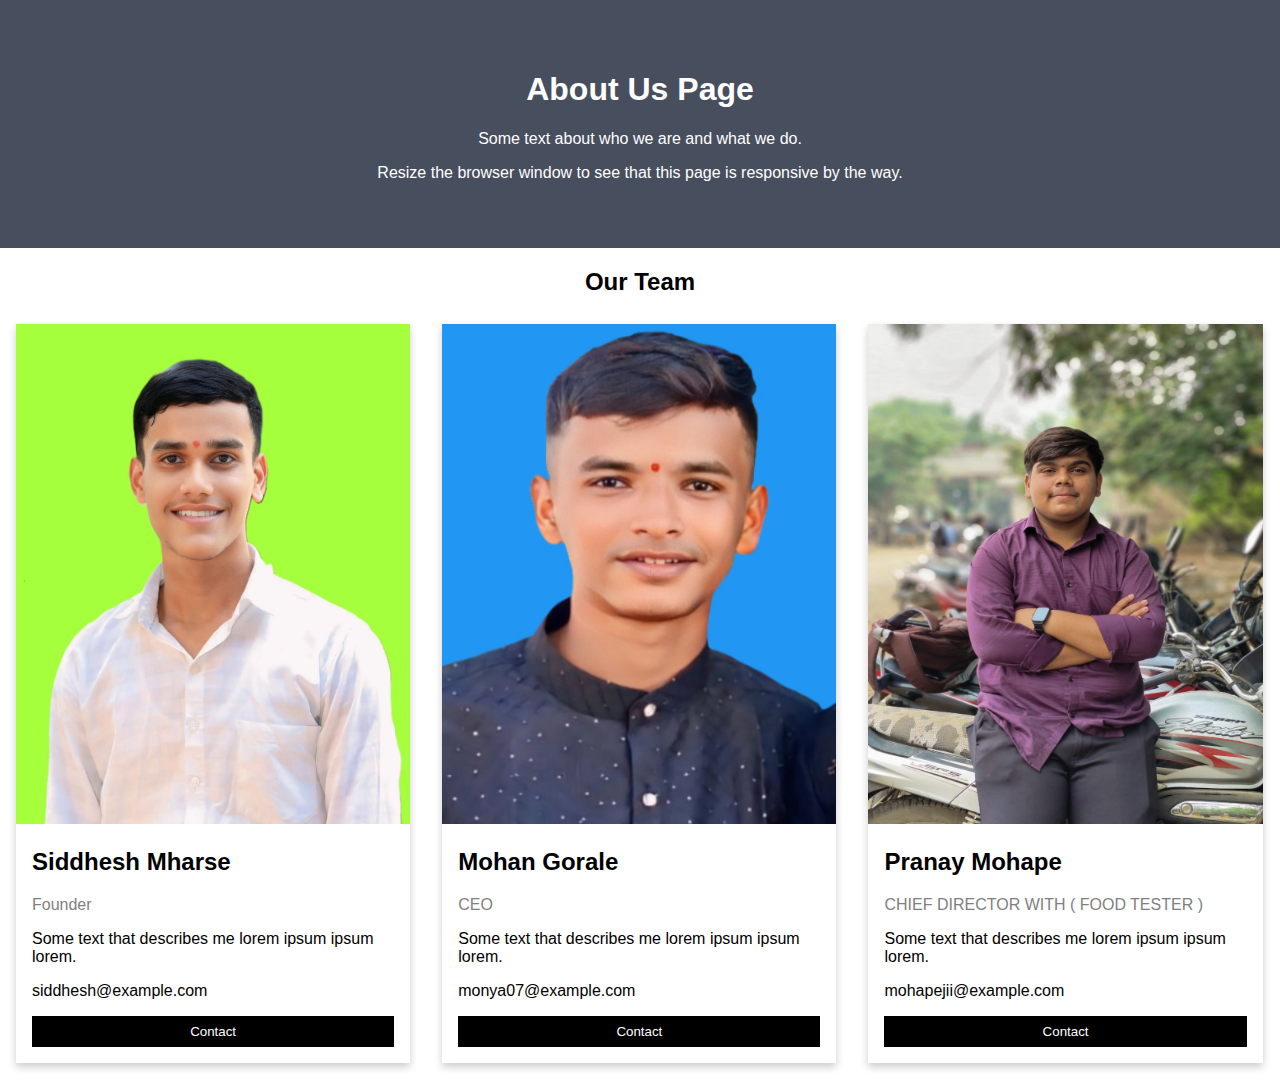
<file: About Us.html>
<!DOCTYPE html>
<html>
<head>
<meta name="viewport" content="width=device-width, initial-scale=1">
<style>
body {
  font-family: Arial, Helvetica, sans-serif;
  margin: 0;
}

html {
  box-sizing: border-box;
}

*, *:before, *:after {
  box-sizing: inherit;
}

.column {
  float: left;
  width: 33.3%;
  margin-bottom: 16px;
  padding: 0 8px;
}

.card {
  box-shadow: 0 4px 8px 0 rgba(0, 0, 0, 0.2);
  margin: 8px;
}

.about-section {
  padding: 50px;
  text-align: center;
  background-color: #474e5d;
  color: white;
}

.container {
  padding: 0 16px;
}

.container::after, .row::after {
  content: "";
  clear: both;
  display: table;
}

.title {
  color: grey;
}

.button {
  border: none;
  outline: 0;
  display: inline-block;
  padding: 8px;
  color: white;
  background-color: #000;
  text-align: center;
  cursor: pointer;
  width: 100%;
}

.button:hover {
  background-color: #555;
}

@media screen and (max-width: 650px) {
  .column {
    width: 100%;
    display: block;
  }
}
</style>
</head>
<body>

<div class="about-section">
  <h1>About Us Page</h1>
  <p>Some text about who we are and what we do.</p>
  <p>Resize the browser window to see that this page is responsive by the way.</p>
</div>

<h2 style="text-align:center">Our Team</h2>
<div class="row">
  <div class="column">
    <div class="card">
      <img src="IMAGES/REVIEW/sid.jpg" alt="Jane" width="100%" height="500px">
      <div class="container">
        <h2>Siddhesh Mharse</h2>
        <p class="title"> Founder</p>
        <p>Some text that describes me lorem ipsum ipsum lorem.</p>
        <p>siddhesh@example.com</p>
        <p><button class="button">Contact</button></p>
      </div>
    </div>
  </div>

  <div class="column">
    <div class="card">
      <img src="IMAGES/REVIEW/mohan.jpg" alt="Mike" width="100%" height="500px">
      <div class="container">
        <h2>Mohan Gorale</h2>
        <p class="title">CEO</p>
        <p>Some text that describes me lorem ipsum ipsum lorem.</p>
        <p>monya07@example.com</p>
        <p><button class="button">Contact</button></p>
      </div>
    </div>
  </div>
  
  <div class="column">
    <div class="card">
      <img src="IMAGES/REVIEW/mohape.jpg" alt="John" width="100%" height="500px">
      <div class="container">
        <h2>Pranay Mohape</h2>
        <p class="title">CHIEF DIRECTOR WITH ( FOOD TESTER )</p>
        <p>Some text that describes me lorem ipsum ipsum lorem.</p>
        <p>mohapejii@example.com</p>
        <p><button class="button">Contact</button></p>
      </div>
    </div>
  </div>
</div>

</body>
</html>
</file>
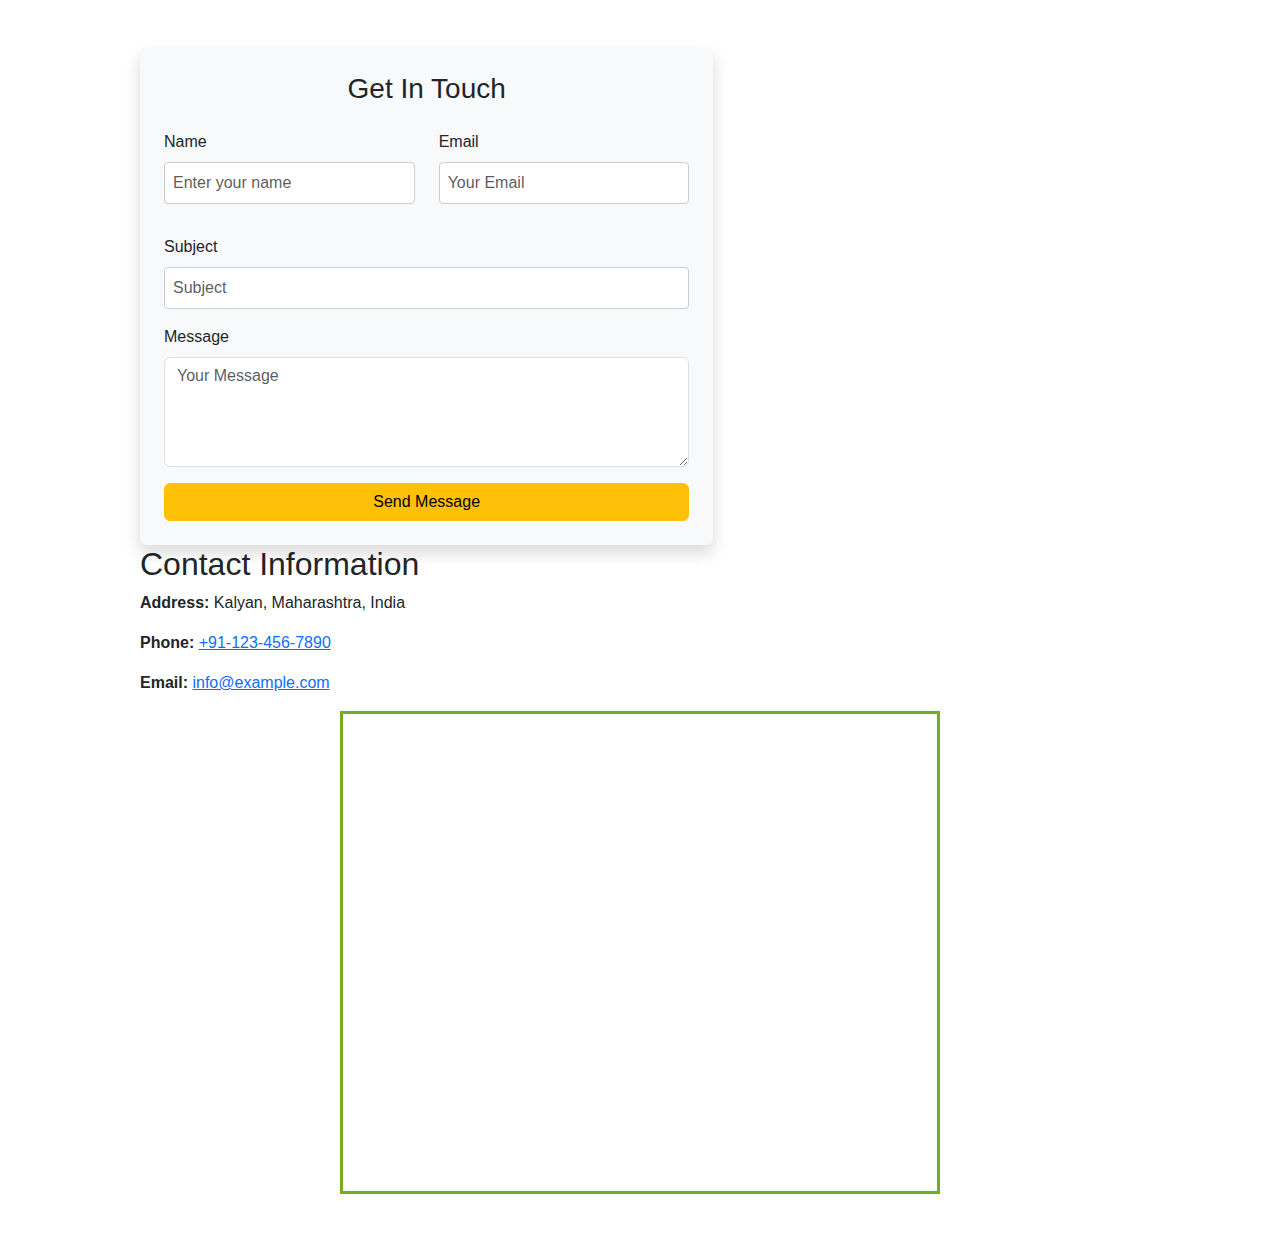
<file: contact.html>
<!DOCTYPE html>
<html lang="en">
<head>
    <meta charset="UTF-8">
    <meta name="viewport" content="width=device-width, initial-scale=1.0">
    <title>Contact Us</title>
    <link href="https://cdn.jsdelivr.net/npm/bootstrap@5.3.0/dist/css/bootstrap.min.css" rel="stylesheet">
    
    <style>
        /* Add basic styling here */
        body { font-family: sans-serif; }
        .container { width: 80%; margin: 20px auto; }
        h1 { text-align: center; }
        form { margin-top: 20px; }
        label { display: block; margin-bottom: 5px; }
        input[type="text"],
        input[type="email"],
        textarea { width: 100%; padding: 8px; margin-bottom: 15px; border: 1px solid #ccc; border-radius: 4px; box-sizing: border-box; }
        button { background-color: #4CAF50; color: white; padding: 10px 15px; border: none; border-radius: 4px; cursor: pointer; }
        button:hover { background-color: #3e8e41; }
        .Google-Maps{
          border: #3e8e41;
          margin: auto;
          width: 60%;
          border: 3px solid #73AD21;
          padding: 10px;
          .Form{
            padding: 100px;
            margin: 50px;
          }
}


    </style>
</head>
<body>
    <div class="container my-5">
        <div class="row">
            <!-- Enquiry Form -->
            <div class="col-md-7">
                <div class="p-4 bg-light rounded shadow">
                  <div class="get">
                    <h3 class="mb-4 text-center">Get In Touch</h3>
                    </div>
                    <form id="Enquiryform">
                        <div class="row">
                            <div class="col-md-6 mb-3">
                                <label for="name" class="form-label">Name</label>
                                <input type="text" class="form-control" id="name" placeholder="Enter your name" required>
                            </div>
                            <div class="col-md-6 mb-3">
                                <label for="email" class="form-label">Email</label>
                                <input type="email" class="form-control" id="email" placeholder="Your Email" required>
                            </div>
                        </div>
                        <div class="mb-3">
                            <label for="subject" class="form-label">Subject</label>
                            <input type="text" class="form-control" id="subject" placeholder="Subject">
                        </div>
                        <div class="mb-3">
                            <label for="message" class="form-label">Message</label>
                            <textarea class="form-control" id="message" rows="4" placeholder="Your Message" required></textarea>
                        </div>
                        <button type="submit" class="btn btn-warning w-100">Send Message</button>
                    </form>
                </div>
            </div>
        <!-- Contact Information -->
        <h2>Contact Information</h2>
        <p>
            <strong>Address:</strong> Kalyan, Maharashtra, India
        </p>
        <p>
            <strong>Phone:</strong> <a href="tel:+911234567890">+91-123-456-7890</a>
        </p>
        <p>
            <strong>Email:</strong> <a href="mailto:info@example.com">info@example.com</a>
        </p>
    </div>
    <div class="Google-Maps">
        <iframe src="https://www.google.com/maps/embed?pb=!1m18!1m12!1m3!1d3766.120775293405!2d73.26766377443394!3d19.277113345629587!2m3!1f0!2f0!3f0!3m2!1i1024!2i768!4f13.1!3m3!1m2!1s0x3be78e0e25555555%3A0x1d348cfe6f0adeed!2sIndala%20College%20of%20Engineering!5e0!3m2!1sen!2sin!4v1743580980167!5m2!1sen!2sin" width="600" height="450" style="border:0;" allowfullscreen="" loading="lazy" referrerpolicy="no-referrer-when-downgrade"></iframe>
    </div>
</body>
</html>
</file>
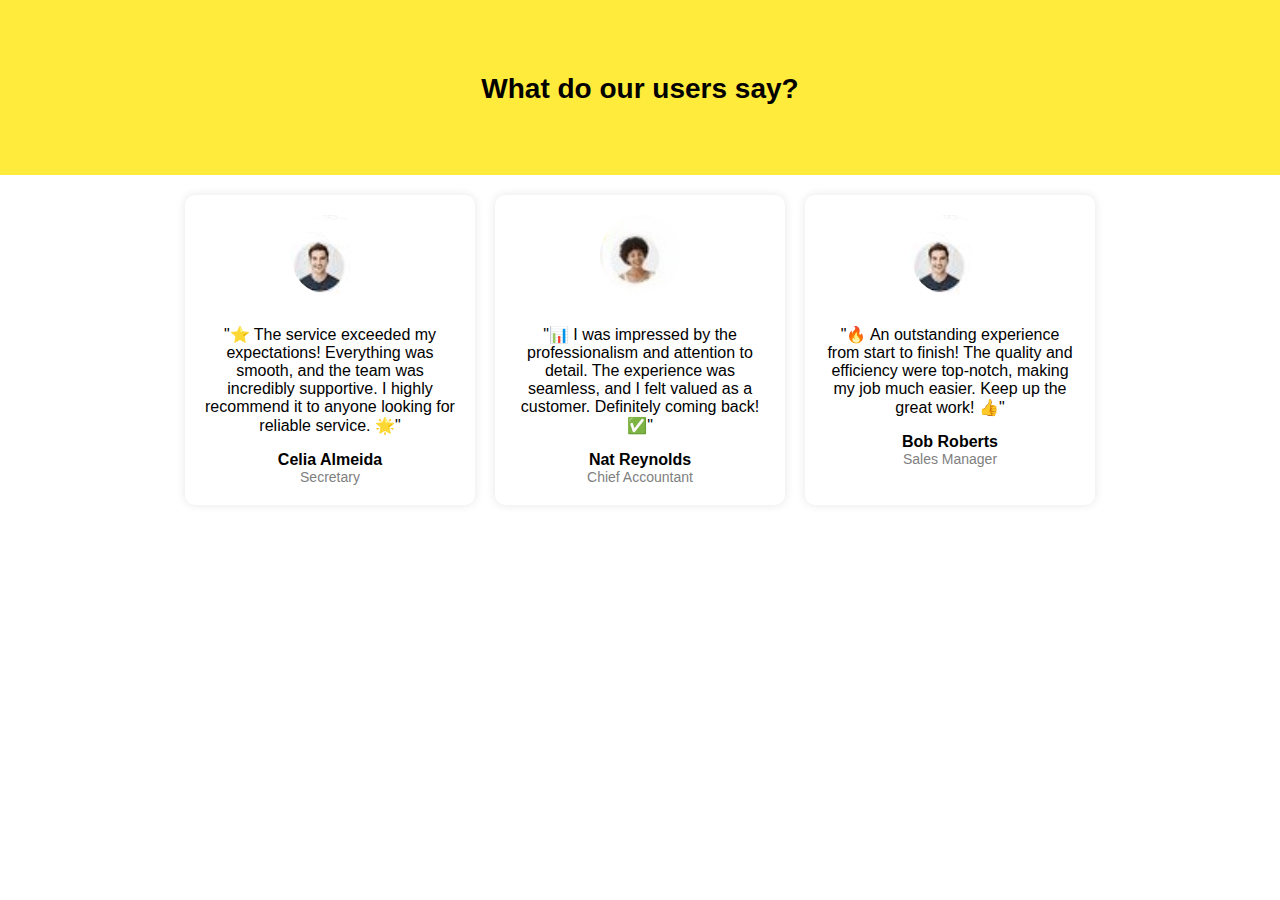
<file: Reviews.html>
<!DOCTYPE html>
<html lang="en">
<head>
    <meta charset="UTF-8">
    <meta name="viewport" content="width=device-width, initial-scale=1.0">
    <title>User Reviews</title>
    <style>
        body {
            font-family: Arial, sans-serif;
            background-color: #fff;
            margin: 0;
            padding: 0;
        }
        .container {
            text-align: center;
            padding: 50px;
            background: #ffeb3b;
        }
        h2 {
            font-size: 28px;
            margin-bottom: 20px;
        }
        .reviews {
            display: flex;
            justify-content: center;
            gap: 20px;
            padding: 20px;
        }
        .review-box {
            background: #fff;
            padding: 20px;
            border-radius: 10px;
            box-shadow: 0 0 10px rgba(0, 0, 0, 0.1);
            text-align: center;
            width: 250px;
        }
        .review-box img {
            width: 80px;
            height: 80px;
            border-radius: 50%;
            object-fit: cover;
            margin-bottom: 10px;
        }
        .name {
            font-weight: bold;
            margin-top: 10px;
        }
        .role {
            color: gray;
            font-size: 14px;
        }
    </style>
</head>
<body>

    <div class="container">
        <h2>What do our users say?</h2>
    </div>

    <div class="reviews">
        <div class="review-box">
            <img src="IMAGES/REVIEW/p3.png" alt="User">
            <p>"⭐ The service exceeded my expectations! Everything was smooth, and the team was incredibly supportive. I highly recommend it to anyone looking for reliable service. 🌟"</p>
            <div class="name">Celia Almeida</div>
            <div class="role">Secretary</div>
        </div>
        <div class="review-box">
            <img src="IMAGES/REVIEW/recv.jpg" alt="User">
            <p>"📊 I was impressed by the professionalism and attention to detail. The experience was seamless, and I felt valued as a customer. Definitely coming back! ✅"</p>
            <div class="name">Nat Reynolds</div>
            <div class="role">Chief Accountant</div>
        </div>
        <div class="review-box">
            <img src="IMAGES/REVIEW/p3.png" alt="User">
            <p>"🔥 An outstanding experience from start to finish! The quality and efficiency were top-notch, making my job much easier. Keep up the great work! 👍"</p>
            <div class="name">Bob Roberts</div>
            <div class="role">Sales Manager</div>
        </div>
    </div>

</body>
</html>
</file>
